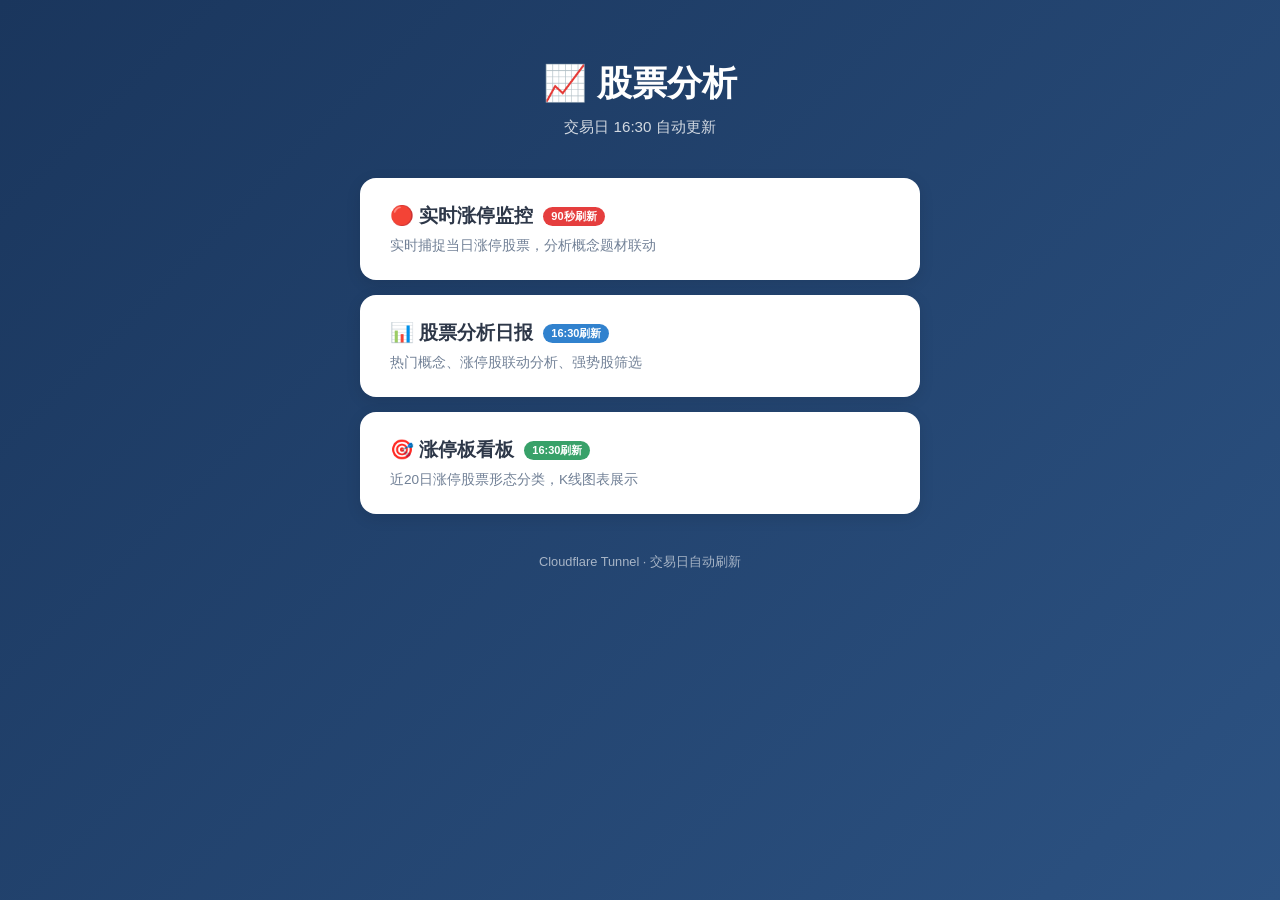
<file: index.html>
<!DOCTYPE html>
<html lang="zh-CN">
<head>
    <meta charset="UTF-8">
    <meta name="viewport" content="width=device-width, initial-scale=1.0">
    <title>股票分析</title>
    <style>
        * { margin: 0; padding: 0; box-sizing: border-box; }
        body { font-family: -apple-system, BlinkMacSystemFont, 'Segoe UI', Roboto, sans-serif; background: linear-gradient(135deg, #1a365d 0%, #2c5282 100%); min-height: 100vh; color: #2d3748; }
        .container { max-width: 600px; margin: 0 auto; padding: 60px 20px; }
        h1 { font-size: 2.2em; color: #fff; margin-bottom: 10px; text-align: center; }
        .subtitle { color: rgba(255,255,255,0.8); text-align: center; margin-bottom: 40px; font-size: 0.95em; }
        .card { background: #fff; border-radius: 16px; padding: 25px 30px; margin-bottom: 15px; box-shadow: 0 4px 15px rgba(0,0,0,0.1); text-decoration: none; color: #2d3748; display: block; transition: all 0.2s; }
        .card:hover { transform: translateY(-3px); box-shadow: 0 8px 25px rgba(0,0,0,0.15); }
        .card-title { font-size: 1.2em; font-weight: 600; margin-bottom: 8px; display: flex; align-items: center; gap: 10px; }
        .card-desc { font-size: 0.85em; color: #718096; }
        .card-badge { background: #e53e3e; color: #fff; font-size: 11px; padding: 2px 8px; border-radius: 10px; }
        .card-badge.blue { background: #3182ce; }
        .card-badge.green { background: #38a169; }
        .footer { text-align: center; margin-top: 40px; color: rgba(255,255,255,0.6); font-size: 0.8em; }
    </style>
</head>
<body>
    <div class="container">
        <h1>📈 股票分析</h1>
        <div class="subtitle">交易日 16:30 自动更新</div>

        <a href="realtime_report.html" class="card">
            <div class="card-title">
                🔴 实时涨停监控
                <span class="card-badge">90秒刷新</span>
            </div>
            <div class="card-desc">实时捕捉当日涨停股票，分析概念题材联动</div>
        </a>

        <a href="report_latest.html" class="card">
            <div class="card-title">
                📊 股票分析日报
                <span class="card-badge blue">16:30刷新</span>
            </div>
            <div class="card-desc">热门概念、涨停股联动分析、强势股筛选</div>
        </a>

        <a href="reports/dashboard.html" class="card">
            <div class="card-title">
                🎯 涨停板看板
                <span class="card-badge green">16:30刷新</span>
            </div>
            <div class="card-desc">近20日涨停股票形态分类，K线图表展示</div>
        </a>

        <div class="footer">
            Cloudflare Tunnel · 交易日自动刷新
        </div>
    </div>
</body>
</html>
</file>
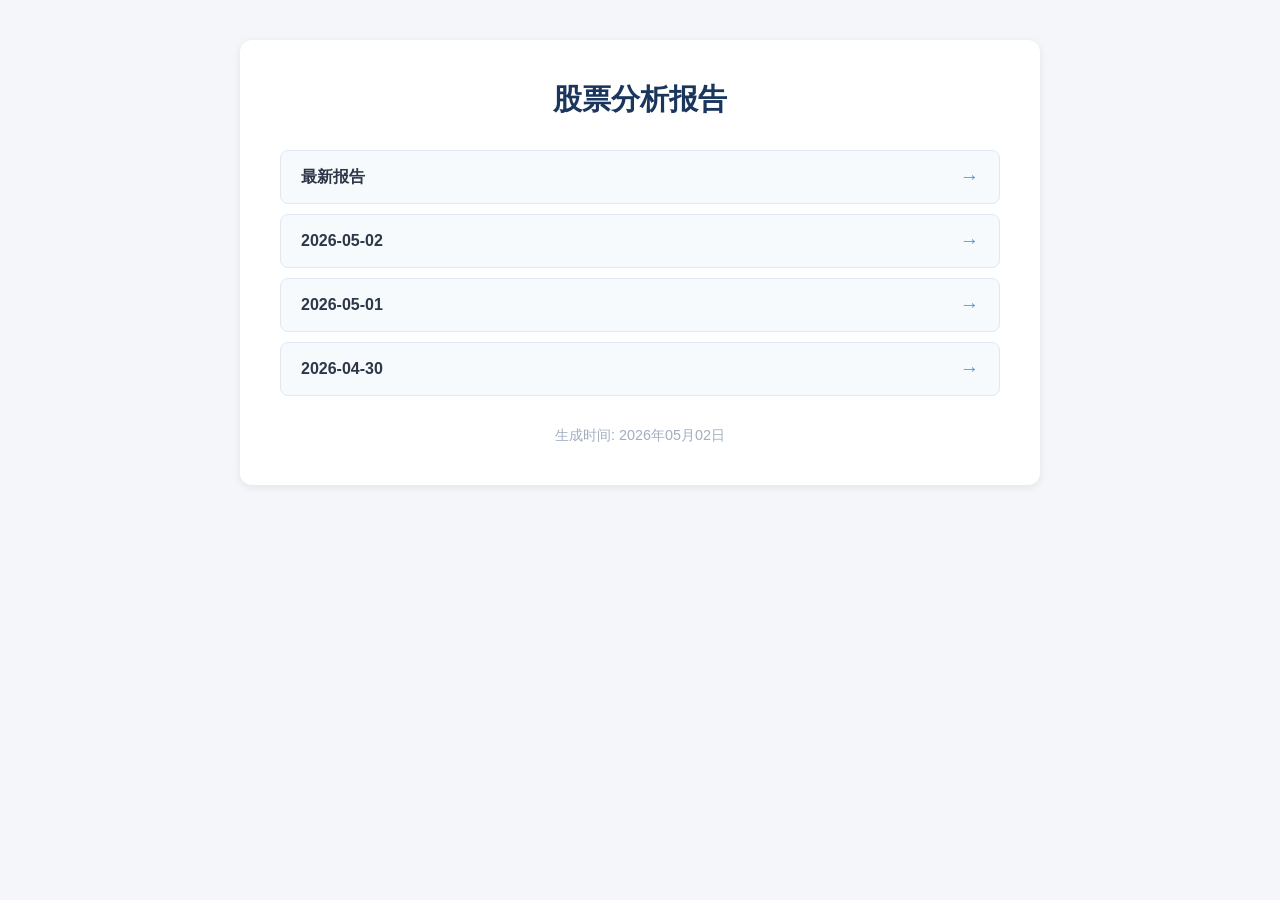
<file: reports/index.html>
<!DOCTYPE html>
<html lang="zh-CN">
<head>
    <meta charset="UTF-8">
    <meta name="viewport" content="width=device-width, initial-scale=1.0">
    <title>股票分析报告</title>
    <style>
        * { margin: 0; padding: 0; box-sizing: border-box; }
        body { font-family: -apple-system, BlinkMacSystemFont, 'Segoe UI', Roboto, sans-serif; background: #f5f6fa; color: #2d3748; padding: 40px; }
        .container { max-width: 800px; margin: 0 auto; background: #fff; border-radius: 12px; padding: 40px; box-shadow: 0 2px 8px rgba(0,0,0,0.08); }
        h1 { font-size: 1.8em; color: #1a365d; margin-bottom: 30px; text-align: center; }
        .report-list { list-style: none; }
        .report-item { margin-bottom: 10px; }
        .report-link { display: flex; justify-content: space-between; align-items: center; padding: 15px 20px; background: #f7fafc; border: 1px solid #e2e8f0; border-radius: 8px; text-decoration: none; color: #2d3748; transition: all 0.2s; }
        .report-link:hover { background: #edf2f7; border-color: #4299e1; transform: translateX(5px); }
        .report-date { font-weight: 600; }
        .report-arrow { color: #4299e1; font-size: 1.2em; }
        .footer { text-align: center; margin-top: 30px; color: #a0aec0; font-size: 0.9em; }
    </style>
    <script>
    // 自动刷新：1小时
    (function(){
        setTimeout(function(){ location.reload(); }, 60 * 60 * 1000);
    })();
    </script>
</head>
<body>
    <div class="container">
        <h1>股票分析报告</h1>
        <ul class="report-list">
            <li class="report-item">
            <a href="report_latest.html" class="report-link">
                <span class="report-date">最新报告</span>
                <span class="report-arrow">→</span>
            </a>
        </li><li class="report-item">
            <a href="20260502/report.html" class="report-link">
                <span class="report-date">2026-05-02</span>
                <span class="report-arrow">→</span>
            </a>
        </li><li class="report-item">
            <a href="20260501/report.html" class="report-link">
                <span class="report-date">2026-05-01</span>
                <span class="report-arrow">→</span>
            </a>
        </li><li class="report-item">
            <a href="20260430/report.html" class="report-link">
                <span class="report-date">2026-04-30</span>
                <span class="report-arrow">→</span>
            </a>
        </li>
        </ul>
        <div class="footer">
            <p>生成时间: 2026年05月02日</p>
        </div>
    </div>
</body>
</html>
</file>
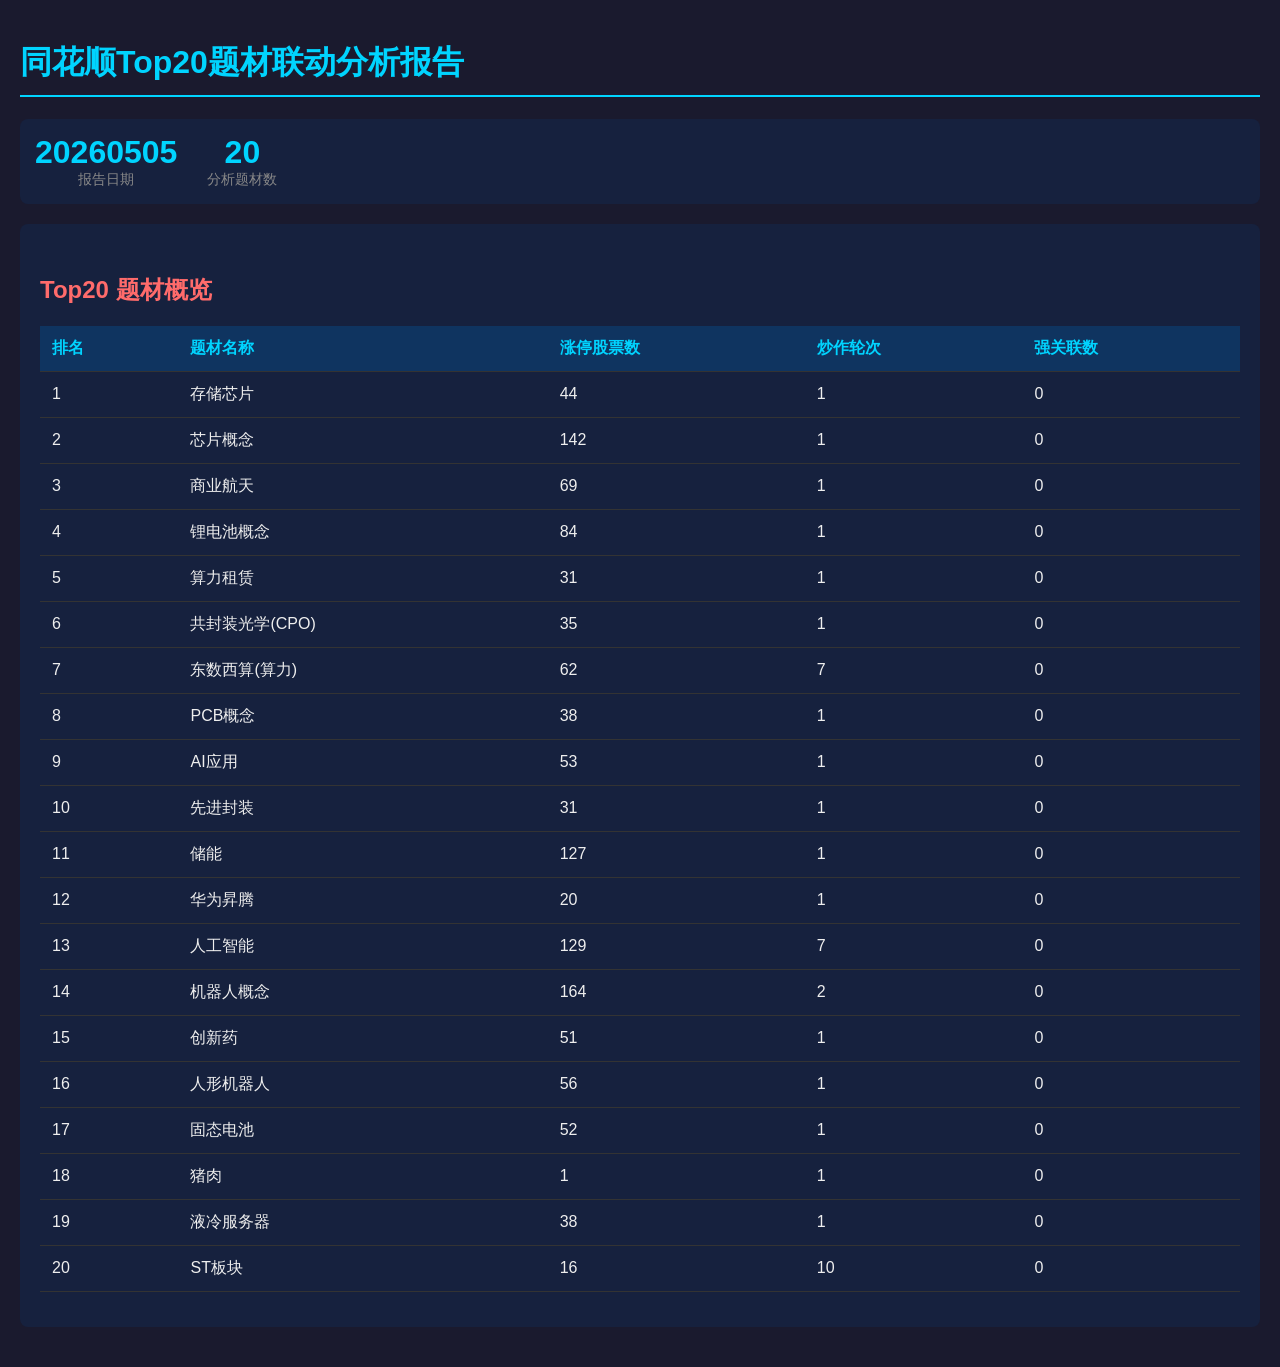
<file: reports/top20_concept_summary_20260505.html>
<!DOCTYPE html>
<html lang="zh-CN">
<head>
    <meta charset="UTF-8">
    <meta name="viewport" content="width=device-width, initial-scale=1.0">
    <title>题材联动分析总览</title>
    <style>
        body { font-family: -apple-system, BlinkMacSystemFont, 'Segoe UI', sans-serif; margin: 0; padding: 20px; background: #1a1a2e; color: #eee; }
        .container { max-width: 1400px; margin: 0 auto; }
        h1 { color: #00d4ff; border-bottom: 2px solid #00d4ff; padding-bottom: 10px; }
        h2 { color: #ff6b6b; margin-top: 30px; }
        .header-info { background: #16213e; padding: 15px; border-radius: 8px; margin-bottom: 20px; display: flex; gap: 30px; }
        .stat { text-align: center; }
        .stat-value { font-size: 32px; color: #00d4ff; font-weight: bold; }
        .stat-label { color: #888; font-size: 14px; }
        table { width: 100%; border-collapse: collapse; margin: 15px 0; }
        th, td { padding: 12px; text-align: left; border-bottom: 1px solid #333; }
        th { background: #0f3460; color: #00d4ff; }
        tr:hover { background: #16213e; }
        .badge { background: #e94560; padding: 3px 8px; border-radius: 4px; font-size: 12px; }
        .section { background: #16213e; border-radius: 8px; padding: 20px; margin: 20px 0; }
    </style>
</head>
<body>
    <div class="container">
        <h1>同花顺Top20题材联动分析报告</h1>
        <div class="header-info">
            <div class="stat">
                <div class="stat-value">20260505</div>
                <div class="stat-label">报告日期</div>
            </div>
            <div class="stat">
                <div class="stat-value">20</div>
                <div class="stat-label">分析题材数</div>
            </div>
        </div>

        <div class="section">
            <h2>Top20 题材概览</h2>
            <table>
                <thead>
                    <tr>
                        <th>排名</th>
                        <th>题材名称</th>
                        <th>涨停股票数</th>
                        <th>炒作轮次</th>
                        <th>强关联数</th>
                    </tr>
                </thead>
                <tbody>
                    
            <tr>
                <td>1</td>
                <td>存储芯片</td>
                <td>44</td>
                <td>1</td>
                <td>0</td>
            </tr>
            
            <tr>
                <td>2</td>
                <td>芯片概念</td>
                <td>142</td>
                <td>1</td>
                <td>0</td>
            </tr>
            
            <tr>
                <td>3</td>
                <td>商业航天</td>
                <td>69</td>
                <td>1</td>
                <td>0</td>
            </tr>
            
            <tr>
                <td>4</td>
                <td>锂电池概念</td>
                <td>84</td>
                <td>1</td>
                <td>0</td>
            </tr>
            
            <tr>
                <td>5</td>
                <td>算力租赁</td>
                <td>31</td>
                <td>1</td>
                <td>0</td>
            </tr>
            
            <tr>
                <td>6</td>
                <td>共封装光学(CPO)</td>
                <td>35</td>
                <td>1</td>
                <td>0</td>
            </tr>
            
            <tr>
                <td>7</td>
                <td>东数西算(算力)</td>
                <td>62</td>
                <td>7</td>
                <td>0</td>
            </tr>
            
            <tr>
                <td>8</td>
                <td>PCB概念</td>
                <td>38</td>
                <td>1</td>
                <td>0</td>
            </tr>
            
            <tr>
                <td>9</td>
                <td>AI应用</td>
                <td>53</td>
                <td>1</td>
                <td>0</td>
            </tr>
            
            <tr>
                <td>10</td>
                <td>先进封装</td>
                <td>31</td>
                <td>1</td>
                <td>0</td>
            </tr>
            
            <tr>
                <td>11</td>
                <td>储能</td>
                <td>127</td>
                <td>1</td>
                <td>0</td>
            </tr>
            
            <tr>
                <td>12</td>
                <td>华为昇腾</td>
                <td>20</td>
                <td>1</td>
                <td>0</td>
            </tr>
            
            <tr>
                <td>13</td>
                <td>人工智能</td>
                <td>129</td>
                <td>7</td>
                <td>0</td>
            </tr>
            
            <tr>
                <td>14</td>
                <td>机器人概念</td>
                <td>164</td>
                <td>2</td>
                <td>0</td>
            </tr>
            
            <tr>
                <td>15</td>
                <td>创新药</td>
                <td>51</td>
                <td>1</td>
                <td>0</td>
            </tr>
            
            <tr>
                <td>16</td>
                <td>人形机器人</td>
                <td>56</td>
                <td>1</td>
                <td>0</td>
            </tr>
            
            <tr>
                <td>17</td>
                <td>固态电池</td>
                <td>52</td>
                <td>1</td>
                <td>0</td>
            </tr>
            
            <tr>
                <td>18</td>
                <td>猪肉</td>
                <td>1</td>
                <td>1</td>
                <td>0</td>
            </tr>
            
            <tr>
                <td>19</td>
                <td>液冷服务器</td>
                <td>38</td>
                <td>1</td>
                <td>0</td>
            </tr>
            
            <tr>
                <td>20</td>
                <td>ST板块</td>
                <td>16</td>
                <td>10</td>
                <td>0</td>
            </tr>
            
                </tbody>
            </table>
        </div>
    </div>
</body>
</html>
</file>
